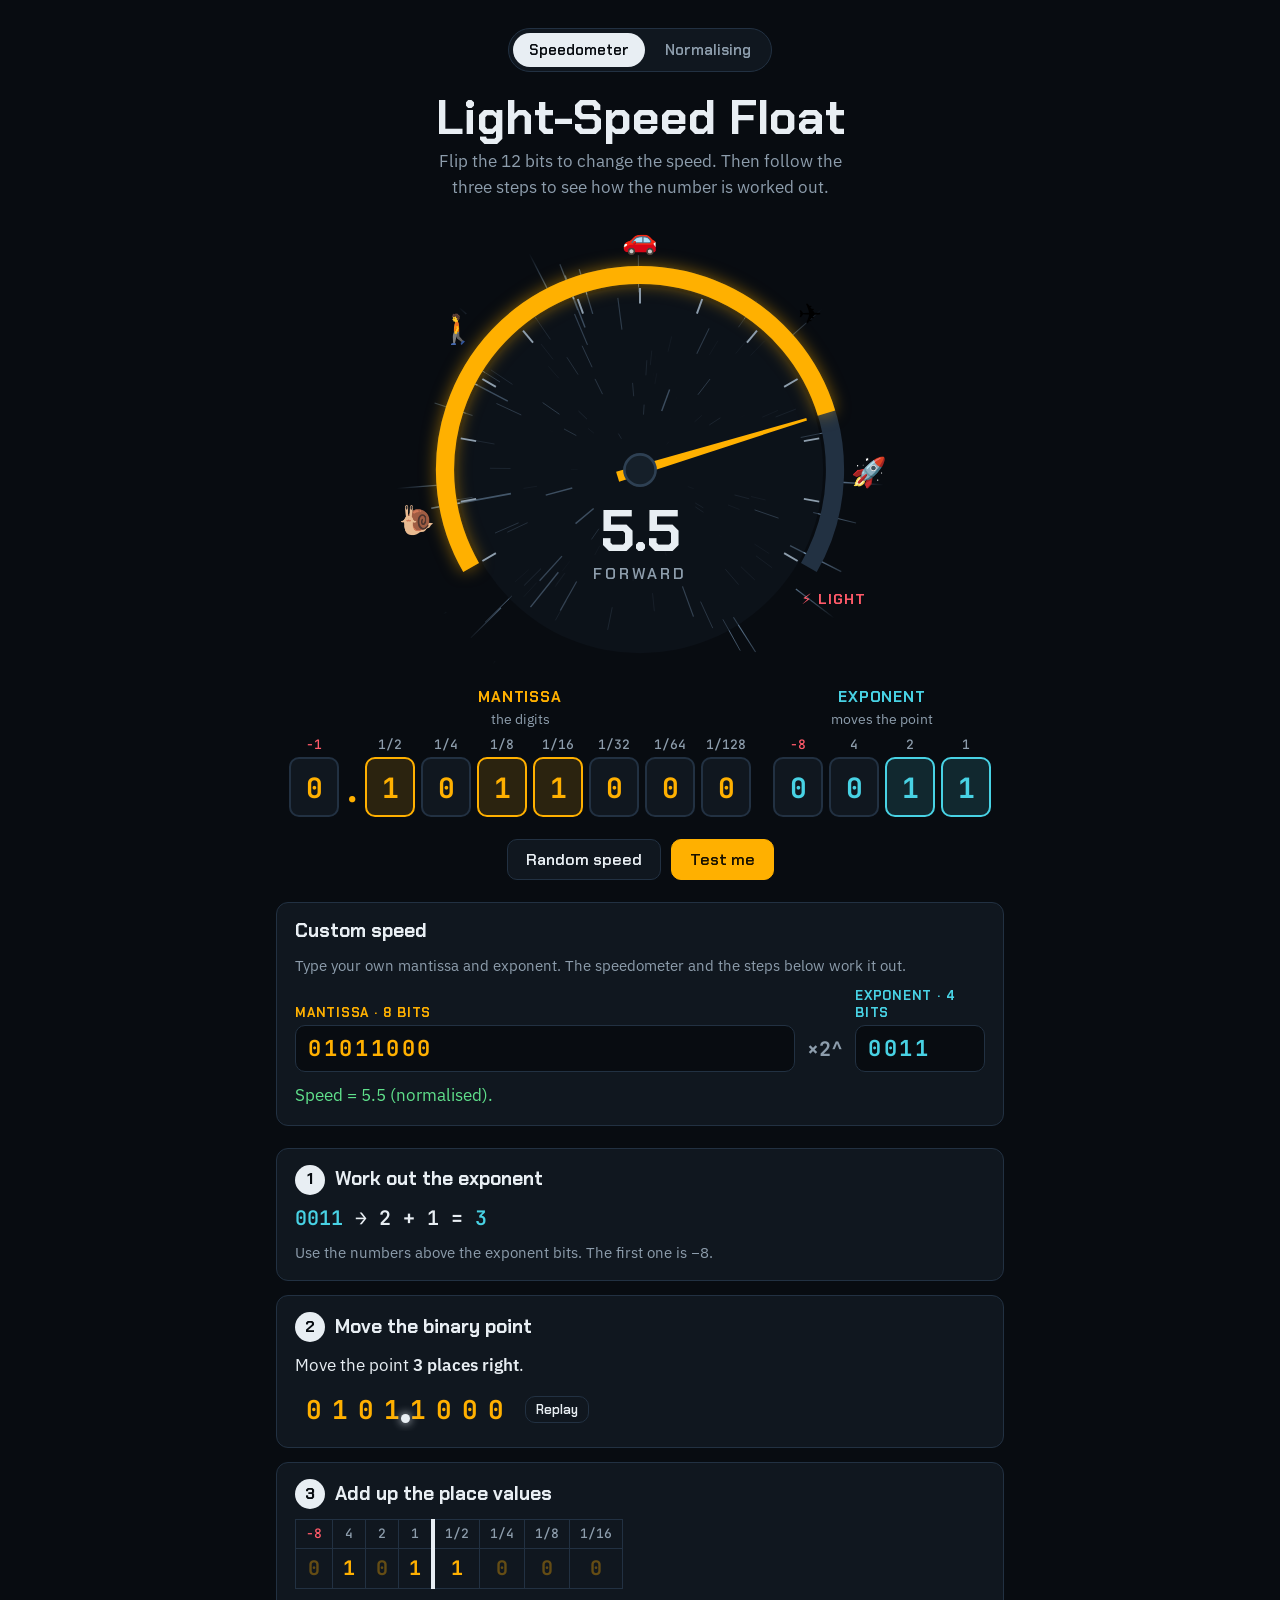
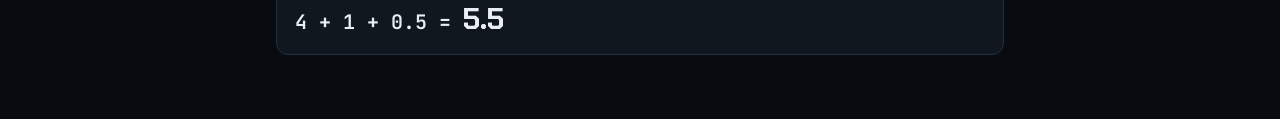
<file: index.html>
<!doctype html>
<html lang="en">
<head>
<meta charset="utf-8">
<meta name="viewport" content="width=device-width, initial-scale=1, viewport-fit=cover">
<title>Light-Speed Float</title>
<link rel="preconnect" href="https://fonts.googleapis.com">
<link rel="preconnect" href="https://fonts.gstatic.com" crossorigin>
<link rel="stylesheet" href="https://fonts.googleapis.com/css2?family=Chakra+Petch:wght@600;700&family=IBM+Plex+Sans:wght@400;600&family=JetBrains+Mono:wght@500;700&display=swap">
<link rel="stylesheet" href="style.css">
</head>
<body>
<div class="app">
  <nav class="pages" aria-label="Pages">
    <a href="index.html" aria-current="page">Speedometer</a>
    <a href="normalise.html">Normalising</a>
  </nav>
  <header>
    <h1>Light-Speed Float</h1>
    <p class="lede">Flip the 12 bits to change the speed. Then follow the three steps to see how the number is worked out.</p>
  </header>

  <div class="dial-wrap">
    <canvas id="stars" aria-hidden="true"></canvas>
    <svg id="dial" viewBox="0 0 400 340" role="img" aria-label="Speedometer"></svg>
  </div>

  <div class="bits" id="bits"></div>

  <div class="actions">
    <button type="button" class="btn" id="random">Random speed</button>
    <button type="button" class="btn primary" id="test">Test me</button>
  </div>

  <section class="custom" id="custom" aria-labelledby="custom-title">
    <h2 id="custom-title">Custom speed</h2>
    <p class="note">Type your own mantissa and exponent. The speedometer and the steps below work it out.</p>
    <div class="custom-row">
      <label class="field mfield" for="c-mant"><span>Mantissa · 8 bits</span>
        <input id="c-mant" inputmode="numeric" maxlength="8" autocomplete="off" spellcheck="false" placeholder="01011000"></label>
      <span class="custom-x" aria-hidden="true">×2^</span>
      <label class="field efield" for="c-exp"><span>Exponent · 4 bits</span>
        <input id="c-exp" inputmode="numeric" maxlength="4" autocomplete="off" spellcheck="false" placeholder="0011"></label>
    </div>
    <p class="msg" id="c-msg"></p>
  </section>

  <p class="quiz-intro" id="quiz" hidden>Work out the speed one step at a time. Get a step right to unlock the next one.</p>

  <ol class="steps" id="steps"></ol>
  <p class="sr-only" aria-live="polite" id="live"></p>
</div>
<script src="script.js"></script>
</body>
</html>
</file>
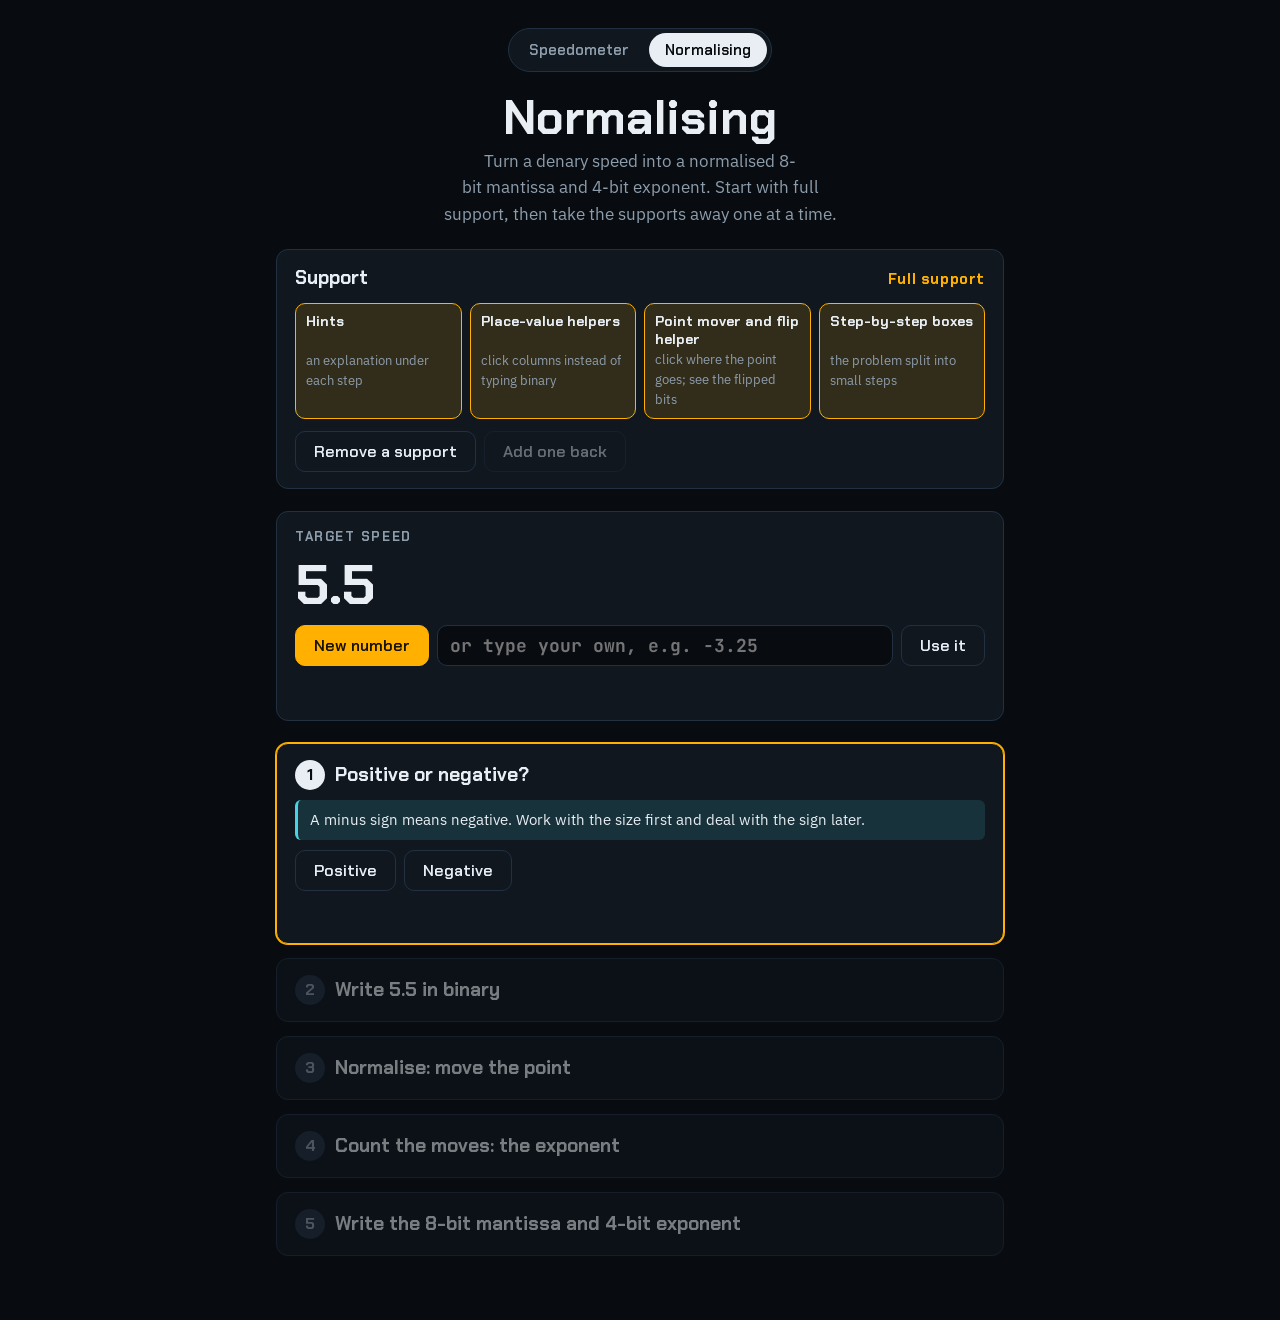
<file: normalise.html>
<!doctype html>
<html lang="en">
<head>
<meta charset="utf-8">
<meta name="viewport" content="width=device-width, initial-scale=1, viewport-fit=cover">
<title>Light-Speed Float: Normalising</title>
<link rel="preconnect" href="https://fonts.googleapis.com">
<link rel="preconnect" href="https://fonts.gstatic.com" crossorigin>
<link rel="stylesheet" href="https://fonts.googleapis.com/css2?family=Chakra+Petch:wght@600;700&family=IBM+Plex+Sans:wght@400;600&family=JetBrains+Mono:wght@500;700&display=swap">
<link rel="stylesheet" href="style.css">
</head>
<body>
<div class="app">
  <nav class="pages" aria-label="Pages">
    <a href="index.html">Speedometer</a>
    <a href="normalise.html" aria-current="page">Normalising</a>
  </nav>
  <header>
    <h1>Normalising</h1>
    <p class="lede">Turn a denary speed into a normalised 8-bit mantissa and 4-bit exponent. Start with full support, then take the supports away one at a time.</p>
  </header>

  <section class="support" aria-labelledby="support-title">
    <div class="support-head">
      <h2 id="support-title">Support</h2>
      <span class="level-name" id="level-name">Full support</span>
    </div>
    <ol class="ladder" id="ladder"></ol>
    <div class="row">
      <button type="button" class="btn" id="less">Remove a support</button>
      <button type="button" class="btn" id="more">Add one back</button>
    </div>
  </section>

  <section class="target-card" aria-labelledby="target-label">
    <p class="target-label" id="target-label">Target speed</p>
    <div class="target-val" id="target-val">5.5</div>
    <div class="row">
      <button type="button" class="btn primary" id="new">New number</button>
      <form class="own" id="own-form" autocomplete="off">
        <label for="own" class="sr-only">Your own denary number</label>
        <input id="own" placeholder="or type your own, e.g. −3.25">
        <button type="submit" class="btn">Use it</button>
      </form>
    </div>
    <p class="msg" id="own-msg"></p>
  </section>

  <ol class="steps" id="steps"></ol>
</div>
<script src="normalise.js"></script>
</body>
</html>
</file>
<file: style.css>
/* Light-Speed Float — a night-time dashboard. Single dark theme on purpose. */
:root {
  color-scheme: dark;
  --ground: #080c11;
  --panel: #10171f;
  --line: #223142;
  --ink: #e8eef3;
  --muted: #8d9dac;
  --amber: #ffb000;
  --amber-soft: rgba(255, 176, 0, 0.14);
  --cyan: #48d2e4;
  --cyan-soft: rgba(72, 210, 228, 0.14);
  --red: #ff5a69;
  --green: #5fe08b;
  --display: "Chakra Petch", "Arial Narrow", system-ui, sans-serif;
  --body: "IBM Plex Sans", system-ui, -apple-system, "Segoe UI", sans-serif;
  --mono: "JetBrains Mono", ui-monospace, Menlo, Consolas, monospace;
  --cell: clamp(30px, 8vw, 50px);
}
* { box-sizing: border-box; }
[hidden] { display: none !important; }
html { background: var(--ground); }
body { margin: 0; background: var(--ground); color: var(--ink); font: 17px/1.55 var(--body); }
button, input { font: inherit; color: inherit; }
b { font-weight: 600; }
.m { color: var(--amber); }
.e { color: var(--cyan); }
.neg { color: var(--red); }
.sr-only { position: absolute; width: 1px; height: 1px; overflow: hidden; clip: rect(0 0 0 0); white-space: nowrap; }
:focus-visible { outline: 2px solid var(--cyan); outline-offset: 2px; }

.app {
  max-width: 760px;
  margin: 0 auto;
  padding-inline: 16px;
  padding-block: 28px 64px;
  display: grid;
  gap: 22px;
}
header { text-align: center; display: grid; gap: 6px; }
h1 { margin: 0; font: 700 clamp(32px, 6vw, 48px)/1 var(--display); }
.lede { margin: 0 auto; max-width: 46ch; color: var(--muted); text-wrap: balance; }

/* ---------- dial ---------- */
.dial-wrap { position: relative; width: 100%; max-width: 520px; margin: 0 auto; aspect-ratio: 400 / 340; }
#stars, #dial { position: absolute; inset: 0; width: 100%; height: 100%; }
#stars {
  -webkit-mask-image: radial-gradient(circle at 50% 56%, #000 50%, transparent 68%);
  mask-image: radial-gradient(circle at 50% 56%, #000 50%, transparent 68%);
}
#dial { overflow: visible; }
.d-face { fill: rgba(16, 23, 31, 0.6); }
.d-track { fill: none; stroke: var(--line); stroke-width: 14; }
.d-prog { fill: none; stroke: var(--amber); stroke-width: 14; filter: drop-shadow(0 0 6px rgba(255, 176, 0, 0.5)); }
.d-prog.rev { stroke: var(--red); filter: drop-shadow(0 0 6px rgba(255, 90, 105, 0.5)); }
.d-tick { stroke: var(--muted); stroke-width: 1.5; }
.d-icon { font-size: 22px; }
.d-light { fill: var(--red); font: 700 11px var(--display); letter-spacing: 0.08em; }
.d-needle { fill: var(--amber); }
.d-needle.rev { fill: var(--red); }
.d-hub { fill: #151f29; stroke: #2e4053; stroke-width: 2; }
.d-val { fill: var(--ink); font: 700 44px var(--display); }
.d-val.rev { fill: var(--red); }
.d-dir { fill: var(--muted); font: 600 12px var(--display); letter-spacing: 0.18em; }
.d-dir.rev { fill: var(--red); }

/* ---------- bits ---------- */
.bits { display: flex; flex-wrap: wrap; justify-content: center; gap: 16px 22px; }
.bitgroup { display: grid; gap: 6px; justify-items: center; }
.grp-label { font: 700 15px var(--display); letter-spacing: 0.06em; }
.grp-hint { font-size: 14px; color: var(--muted); margin-top: -4px; }
.cells { display: flex; align-items: flex-end; gap: clamp(3px, 1vw, 6px); }
.cell { display: grid; gap: 4px; justify-items: center; }
.pv { font: 500 clamp(9px, 2.5vw, 13px) var(--mono); color: var(--muted); white-space: nowrap; }
.pv.neg { color: var(--red); }
.bit {
  width: var(--cell);
  height: calc(var(--cell) * 1.2);
  border-radius: 10px;
  border: 2px solid var(--line);
  background: var(--panel);
  font: 700 clamp(18px, 4.8vw, 28px) var(--mono);
  cursor: pointer;
  transition: background-color 0.15s, border-color 0.15s;
}
.mant .bit { color: var(--amber); }
.exp .bit { color: var(--cyan); }
.mant .bit[aria-pressed="true"] { background: var(--amber-soft); border-color: var(--amber); }
.exp .bit[aria-pressed="true"] { background: var(--cyan-soft); border-color: var(--cyan); }
.bit:disabled { cursor: default; }
.pt { font: 700 34px/1 var(--mono); color: var(--amber); padding-bottom: 10px; margin-inline: -3px; }

/* ---------- buttons / quiz ---------- */
.actions { display: flex; flex-wrap: wrap; justify-content: center; gap: 10px; }
.btn {
  border: 1.5px solid var(--line);
  background: var(--panel);
  border-radius: 10px;
  padding: 9px 18px;
  font: 600 16px var(--display);
  cursor: pointer;
}
.btn:hover { border-color: var(--muted); }
.btn.primary { background: var(--amber); border-color: var(--amber); color: #1a1200; }
.quiz-intro { margin: 0; text-align: center; font: 600 18px/1.4 var(--display); text-wrap: balance; }
.ans-row { display: flex; flex-wrap: wrap; gap: 8px; }
.ans-row input {
  flex: 1 1 140px;
  min-width: 0;
  background: var(--ground);
  border: 1.5px solid var(--line);
  border-radius: 10px;
  padding: 8px 12px;
  font: 700 20px var(--mono);
}
.ans-row input:focus { border-color: var(--amber); outline: none; }
.msg { margin: 0; min-height: 1.55em; color: var(--muted); }
.msg.ok { color: var(--green); }
.msg.bad { color: var(--red); }

/* ---------- steps ---------- */
.steps { list-style: none; margin: 0; padding: 0; display: grid; gap: 14px; counter-reset: s; }
.step {
  counter-increment: s;
  background: var(--panel);
  border: 1px solid var(--line);
  border-radius: 12px;
  padding: 16px 18px;
  display: grid;
  gap: 10px;
}
.step h2 { margin: 0; font: 700 19px/1.3 var(--display); display: flex; gap: 10px; align-items: center; }
.step h2::before {
  content: counter(s);
  flex: none;
  width: 30px; height: 30px;
  border-radius: 50%;
  background: var(--ink);
  color: var(--ground);
  display: grid; place-items: center;
  font-size: 16px;
}
.step p { margin: 0; }
.step.active { border-color: var(--amber); box-shadow: 0 0 0 1px var(--amber); }
.step.locked { opacity: 0.5; }
.step.locked h2::before { background: var(--line); color: var(--muted); }
.step.done h2::before { background: var(--green); }
.tag { font: 600 13px var(--display); padding: 1px 9px; border-radius: 999px; letter-spacing: 0.04em; }
.tag.ok { background: rgba(95, 224, 139, 0.15); color: var(--green); }
.tag.shown { background: var(--amber-soft); color: var(--amber); }
.finish { display: flex; flex-wrap: wrap; gap: 12px; align-items: center; justify-content: space-between; padding: 4px 2px; }
.finish .msg { font: 600 18px var(--display); }
.note { color: var(--muted); font-size: 15px; }
.calc { font: 600 20px var(--mono); overflow-x: auto; }
.result { font: 700 30px var(--display); }

.tbl-wrap { overflow-x: auto; }
table { border-collapse: collapse; font-family: var(--mono); }
th, td { padding: 4px 10px; text-align: center; border: 1px solid var(--line); }
th { color: var(--muted); font-weight: 500; font-size: 13px; }
th.neg { color: var(--red); }
td { font-weight: 700; font-size: 20px; color: var(--amber); }
td.pad { color: var(--muted); font-style: italic; }
td.off { opacity: 0.35; }
.after-pt { border-left: 4px solid var(--ink); }

.shift { position: relative; display: inline-flex; padding: 4px 6px 4px; font: 700 26px var(--mono); }
.shift span { width: 26px; text-align: center; color: var(--amber); }
.shift span.pad { color: var(--muted); font-style: italic; }
.shift-pt {
  position: absolute; left: 6px; bottom: 8px;
  width: 9px; height: 9px; margin-left: -4.5px;
  border-radius: 50%; background: var(--ink); box-shadow: 0 0 10px var(--ink);
}
.shift-wrap { display: flex; flex-wrap: wrap; align-items: center; gap: 10px; overflow-x: auto; }
.replay { font-size: 13px; padding: 4px 10px; }

@media (prefers-reduced-motion: reduce) {
  *, *::before, *::after { animation-duration: 0.001s !important; transition-duration: 0.001s !important; }
}

/* ---------- test: click where the point goes ---------- */
.slots-wrap { overflow-x: auto; padding-block: 4px; }
.slots { display: inline-flex; align-items: stretch; font: 700 26px/1 var(--mono); }
.slots .d { width: 24px; padding-block: 10px 18px; text-align: center; color: var(--amber); }
.slots .d.spare { color: var(--muted); opacity: 0.55; }
.gap {
  position: relative;
  width: 16px;
  border: 0;
  border-radius: 6px;
  background: transparent;
  cursor: pointer;
  padding: 0;
}
.gap:hover { background: rgba(232, 238, 243, 0.08); }
.gap::after {
  content: "";
  position: absolute;
  left: 50%; bottom: 14px;
  width: 9px; height: 9px;
  margin-left: -4.5px;
  border-radius: 50%;
  background: rgba(232, 238, 243, 0.14);
}
.gap:hover::after { background: rgba(232, 238, 243, 0.35); }
.gap.start::after { border: 1.5px solid var(--muted); background: transparent; }
.gap.on::after { background: var(--ink); border: 0; box-shadow: 0 0 10px var(--ink); }

/* ---------- test: click the place values ---------- */
table.pick th { padding: 3px; }
.pvbtn {
  min-width: 44px;
  border: 1.5px solid var(--line);
  background: var(--ground);
  border-radius: 8px;
  padding: 5px 6px;
  font: 600 13px var(--mono);
  color: var(--muted);
  cursor: pointer;
}
.pvbtn.neg { color: var(--red); }
.pvbtn:hover { border-color: var(--muted); }
.pvbtn.on { background: var(--amber); border-color: var(--amber); color: #1a1200; }
.pvbtn.neg.on { background: var(--red); border-color: var(--red); color: #1a0004; }

/* ---------- custom speed calculator ---------- */
.custom {
  background: var(--panel);
  border: 1px solid var(--line);
  border-radius: 12px;
  padding: 16px 18px;
  display: grid;
  gap: 10px;
}
.custom h2 { margin: 0; font: 700 19px/1.3 var(--display); }
.custom .note { margin: 0; }
.custom-row { display: flex; flex-wrap: wrap; align-items: flex-end; gap: 10px 12px; }
.field { display: grid; gap: 4px; flex: 1 1 150px; min-width: 0; }
.efield { flex: 0 1 130px; }
.field span { font: 700 13px var(--display); letter-spacing: 0.06em; text-transform: uppercase; }
.mfield span { color: var(--amber); }
.efield span { color: var(--cyan); }
.field input {
  width: 100%;
  background: var(--ground);
  border: 1.5px solid var(--line);
  border-radius: 10px;
  padding: 8px 12px;
  font: 700 22px var(--mono);
  letter-spacing: 0.12em;
}
.mfield input { color: var(--amber); }
.efield input { color: var(--cyan); }
.mfield input:focus { border-color: var(--amber); outline: none; }
.efield input:focus { border-color: var(--cyan); outline: none; }
.custom-x { font: 700 20px var(--mono); color: var(--muted); padding-bottom: 10px; }
.msg.warn { color: var(--amber); }
@media (max-width: 480px) { .custom-x { display: none; } .efield { flex: 1 1 130px; } }

/* ---------- page links ---------- */
.pages { display: flex; justify-content: center; gap: 4px; padding: 4px; margin: 0 auto; background: var(--panel); border: 1px solid var(--line); border-radius: 999px; width: fit-content; max-width: 100%; }
.pages a { padding: 7px 16px; border-radius: 999px; font: 600 15px var(--display); color: var(--muted); text-decoration: none; }
.pages a:hover { color: var(--ink); }
.pages a[aria-current="page"] { background: var(--ink); color: var(--ground); }

/* ---------- normalising page ---------- */
.mono { font-family: var(--mono); }
.pos { color: var(--green); }
.arrow { color: var(--muted); font-size: 0.8em; margin-inline: 6px; }
.row { display: flex; flex-wrap: wrap; gap: 8px; align-items: center; }
.support, .target-card {
  background: var(--panel);
  border: 1px solid var(--line);
  border-radius: 12px;
  padding: 16px 18px;
  display: grid;
  gap: 12px;
}
.support-head { display: flex; flex-wrap: wrap; justify-content: space-between; align-items: baseline; gap: 8px; }
.support h2 { margin: 0; font: 700 19px/1.3 var(--display); }
.level-name { font: 700 15px var(--display); color: var(--amber); letter-spacing: 0.04em; }
.ladder { list-style: none; margin: 0; padding: 0; display: grid; grid-template-columns: repeat(auto-fit, minmax(150px, 1fr)); gap: 8px; }
.ladder li { border: 1.5px solid var(--amber); background: var(--amber-soft); border-radius: 10px; padding: 8px 10px; display: grid; gap: 2px; }
.ladder li b { font: 700 14px var(--display); }
.ladder li span { font-size: 13px; color: var(--muted); }
.ladder li.off { border: 1.5px dashed var(--line); background: transparent; }
.ladder li.off b { color: var(--muted); text-decoration: line-through; }
.btn:disabled { opacity: 0.4; cursor: not-allowed; }
.target-label { margin: 0; font: 700 13px var(--display); letter-spacing: 0.12em; text-transform: uppercase; color: var(--muted); }
.target-val { font: 700 clamp(40px, 9vw, 56px)/1 var(--display); color: var(--ink); }
.target-val.neg { color: var(--red); }
.own { display: flex; flex: 1 1 260px; gap: 8px; min-width: 0; }
.own input, input.typed {
  flex: 1 1 140px;
  min-width: 0;
  background: var(--ground);
  border: 1.5px solid var(--line);
  border-radius: 10px;
  padding: 8px 12px;
  font: 700 18px var(--mono);
}
.own input:focus, input.typed:focus { border-color: var(--amber); outline: none; }
.hint { background: var(--cyan-soft); border-left: 3px solid var(--cyan); border-radius: 6px; padding: 8px 12px; font-size: 15px; }
.helper { color: var(--muted); }
.helper b { color: var(--ink); }
h2.solo::before { display: none; }
.steps.solo-mode { counter-reset: none; }

.builder-wrap { overflow-x: auto; padding-bottom: 2px; }
.builder, .ebits { display: inline-flex; gap: 3px; }
.colbtn {
  display: grid;
  gap: 2px;
  justify-items: center;
  min-width: clamp(29px, 8vw, 42px);
  padding: 5px 2px 6px;
  border: 1.5px solid var(--line);
  border-radius: 8px;
  background: var(--ground);
  cursor: pointer;
}
.colbtn span { font: 500 clamp(9px, 2.6vw, 12px) var(--mono); color: var(--muted); }
.colbtn b { font: 700 22px var(--mono); color: var(--amber); opacity: 0.4; }
.colbtn.on { border-color: var(--amber); background: var(--amber-soft); }
.colbtn.on b { opacity: 1; }
.colbtn.e b { color: var(--cyan); }
.colbtn.e.on { border-color: var(--cyan); background: var(--cyan-soft); }
.colbtn.negcol span { color: var(--red); }
.colbtn.first-frac { margin-left: 12px; position: relative; }
.colbtn.first-frac::before { content: "."; position: absolute; left: -12px; bottom: 4px; font: 700 26px var(--mono); color: var(--ink); }
.slots .d.spare { color: var(--muted); opacity: 0.45; }
</file>
